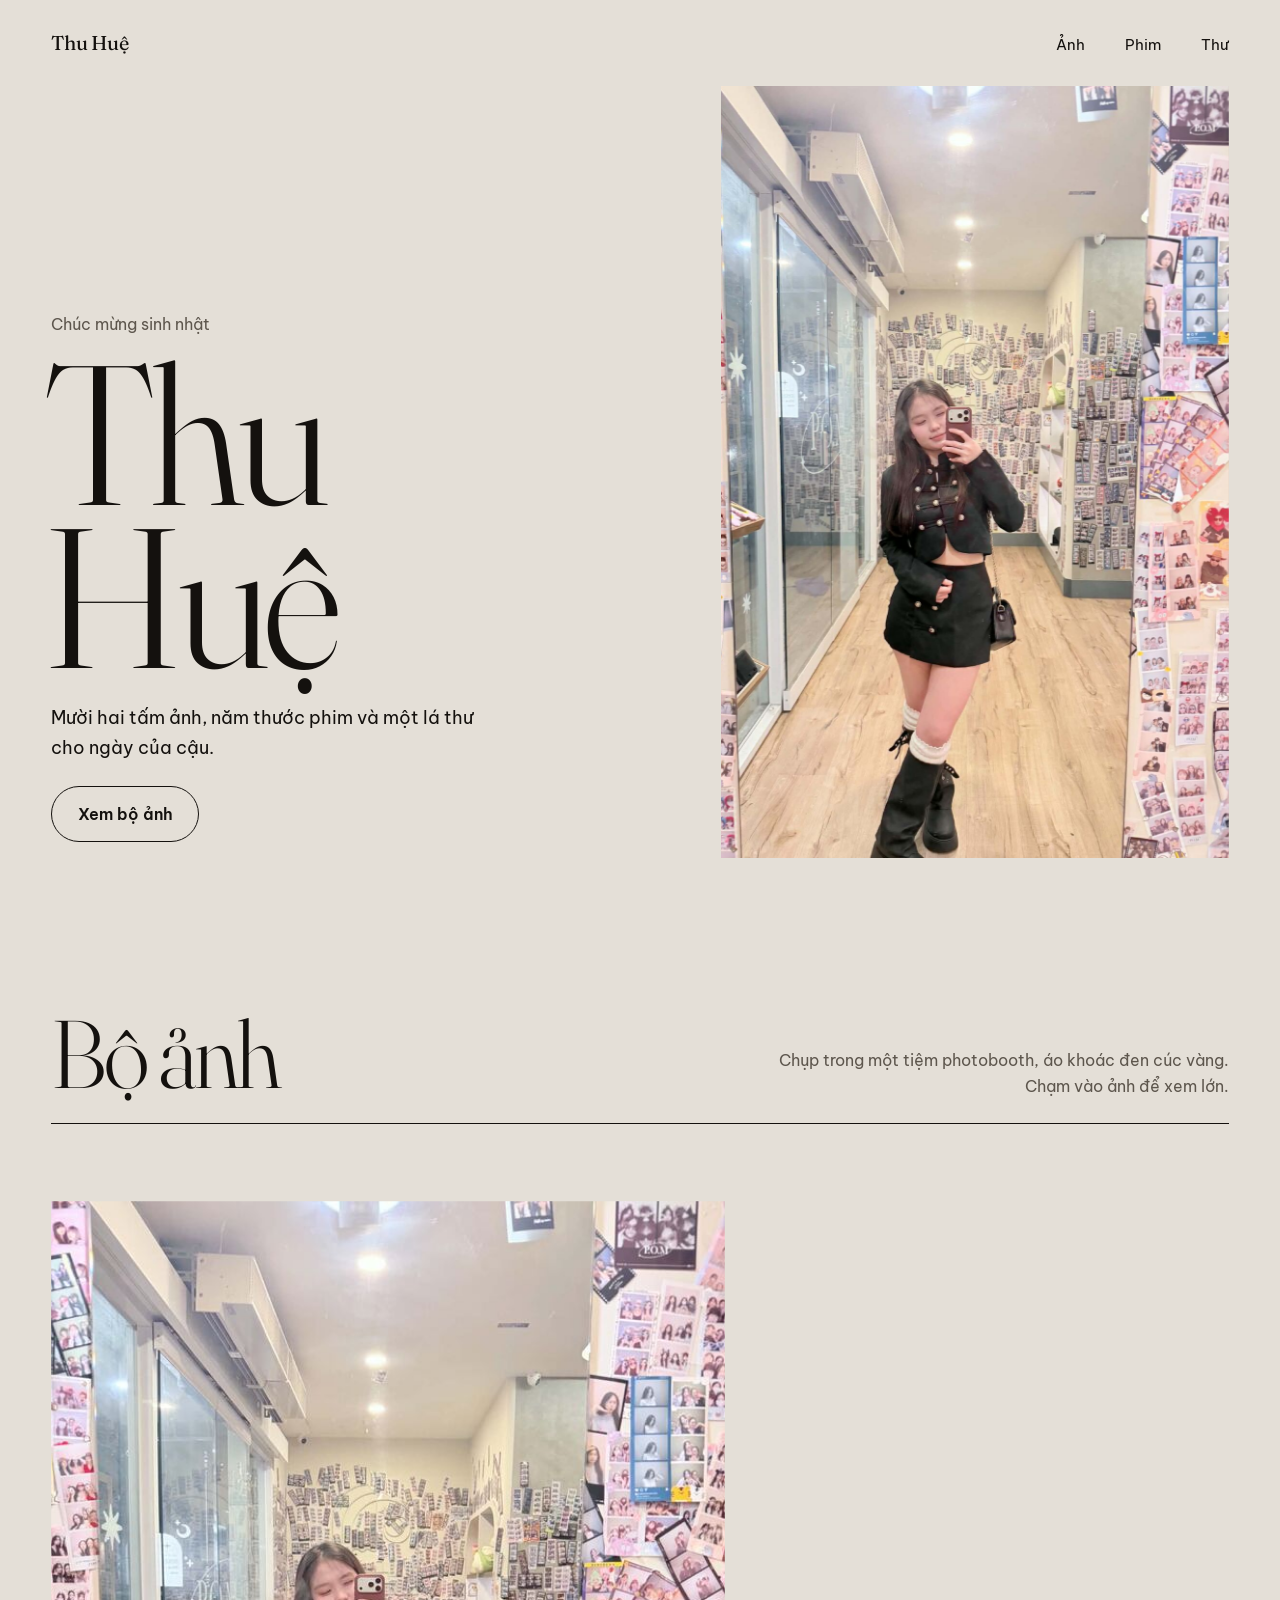
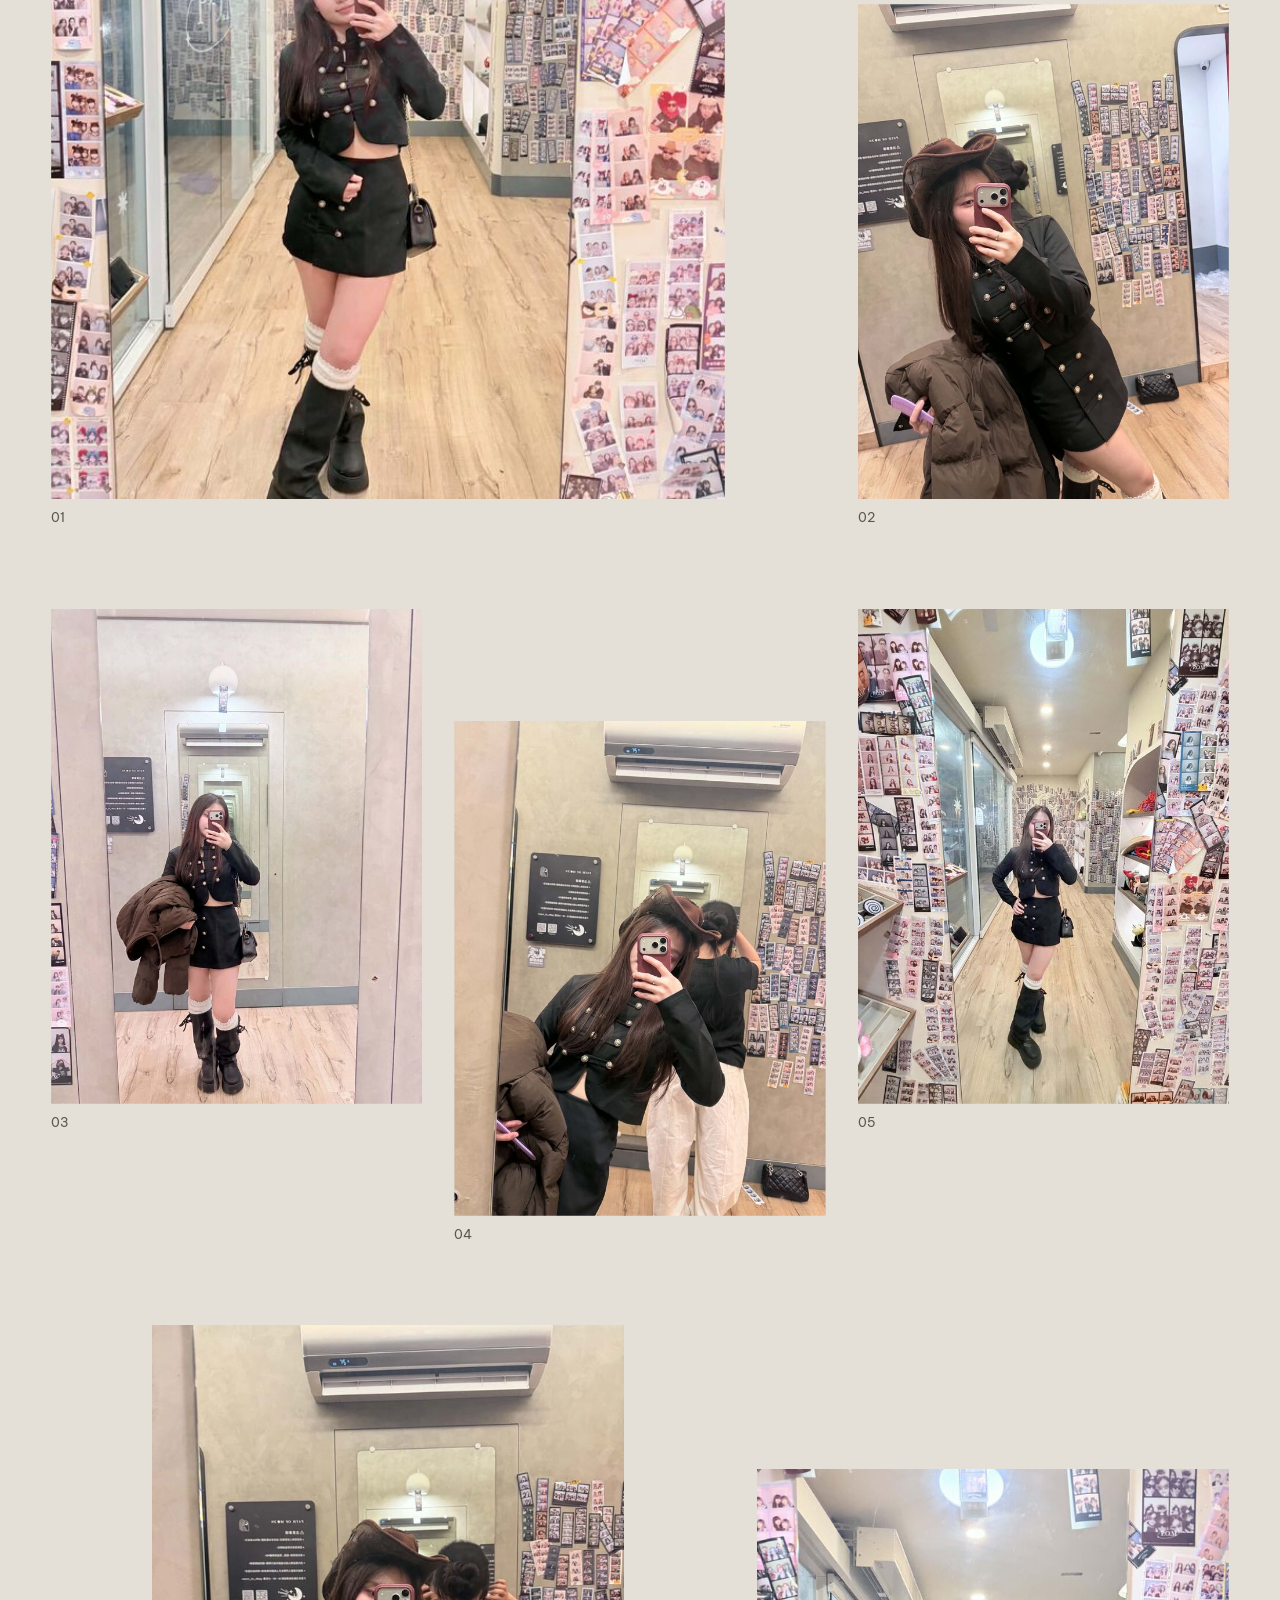
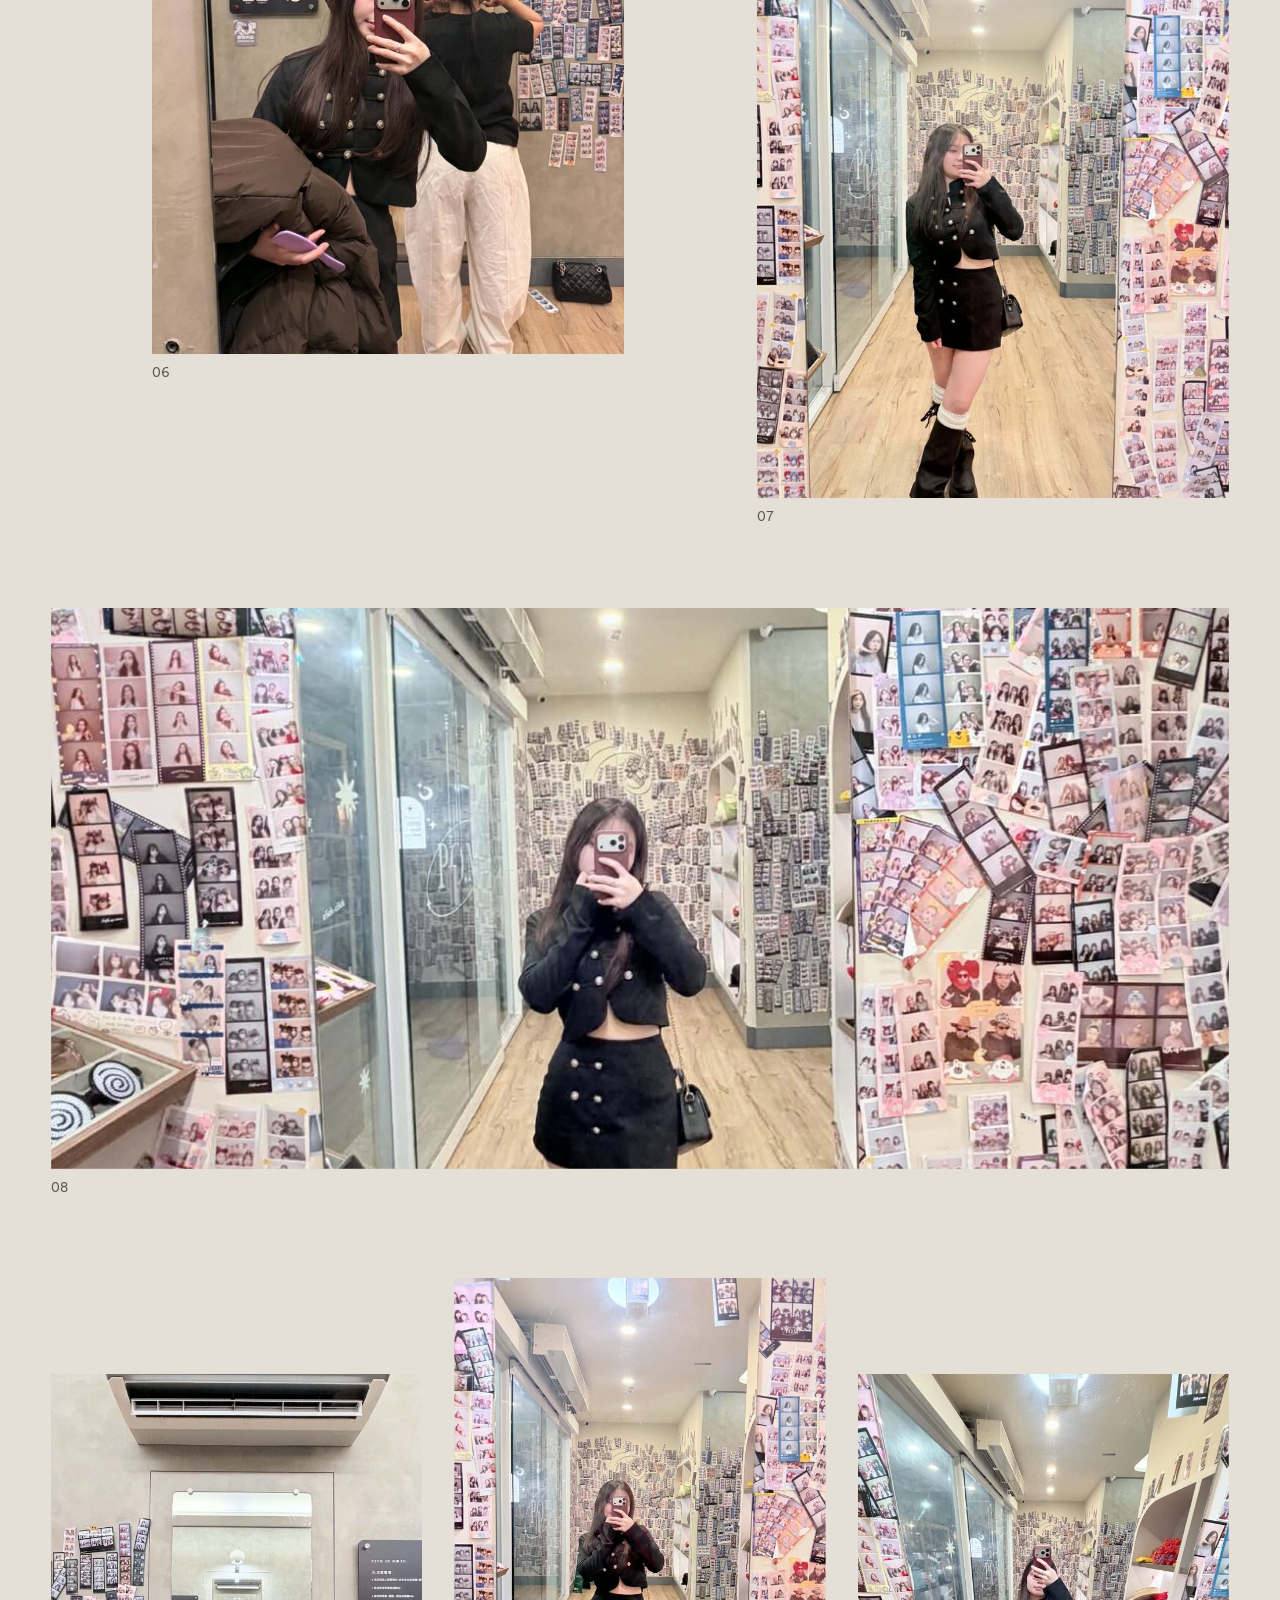
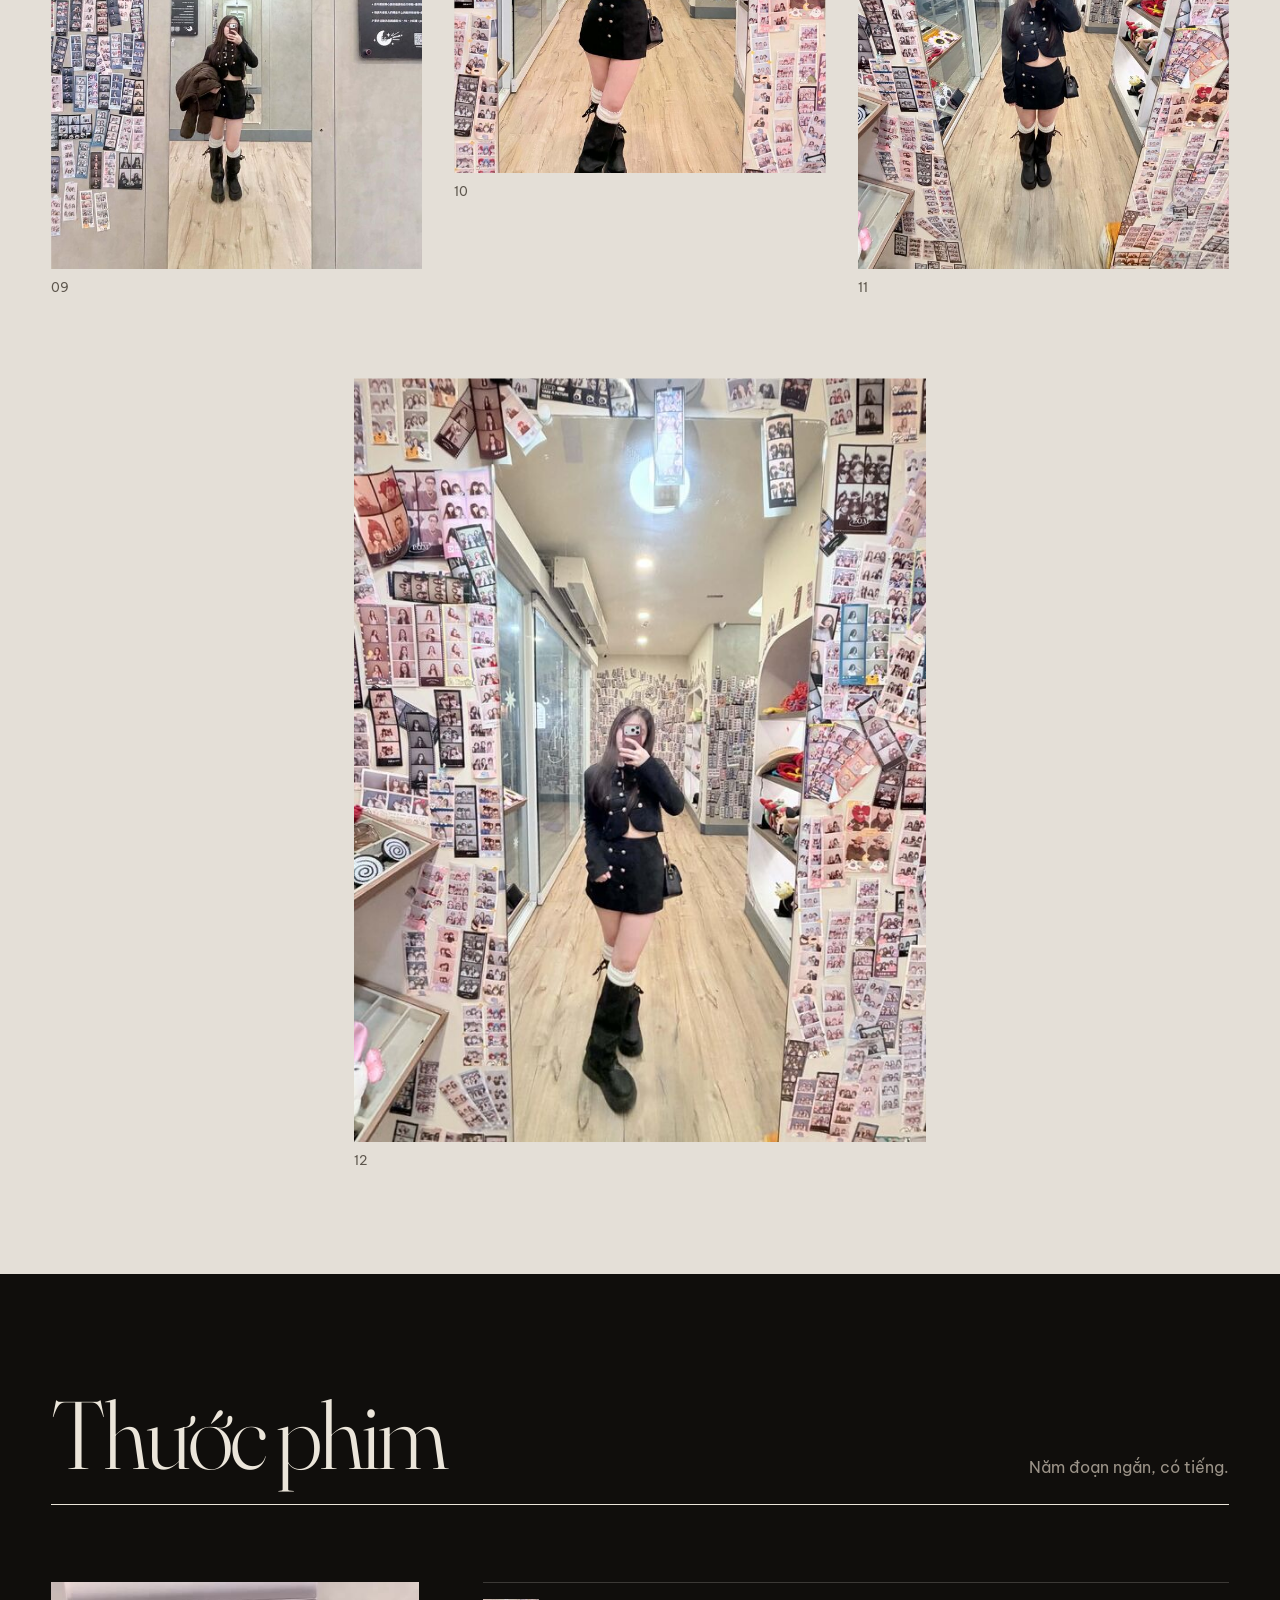
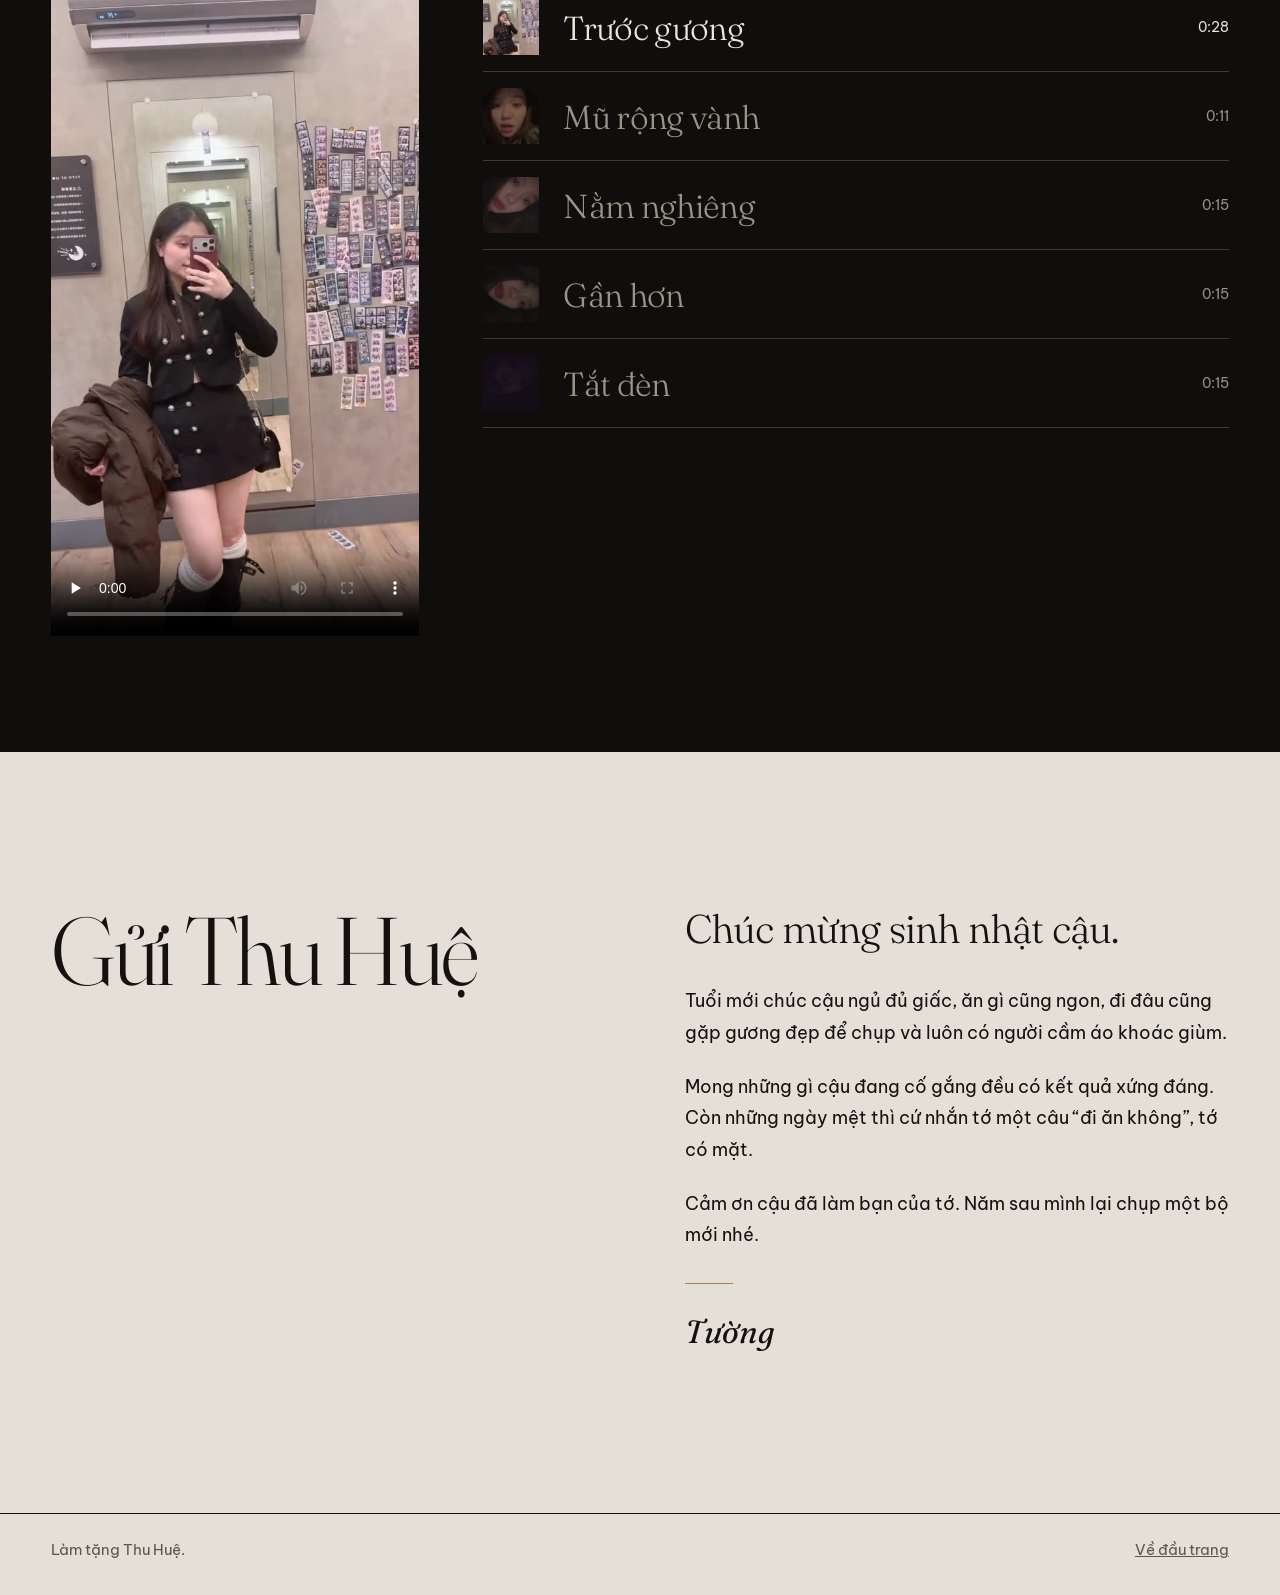
<file: sn/index.html>
<!doctype html>
<html lang="vi">
<head>
<meta charset="utf-8">
<meta name="viewport" content="width=device-width, initial-scale=1, viewport-fit=cover">
<meta name="robots" content="noindex, nofollow">
<meta name="theme-color" content="#e4dfd7">
<title>Chúc mừng sinh nhật Thu Huệ</title>
<meta name="description" content="Mười hai tấm ảnh, năm thước phim và một lá thư cho ngày của Thu Huệ.">
<meta property="og:title" content="Chúc mừng sinh nhật Thu Huệ">
<meta property="og:description" content="Mười hai tấm ảnh, năm thước phim và một lá thư.">
<meta property="og:image" content="assets/img/p01-s.jpg">
<link rel="stylesheet" href="fonts.css">
<link rel="stylesheet" href="style.css?v=2">
</head>
<body>

<header class="hero">
  <nav class="bar" aria-label="Mục lục">
    <a class="bar-name" href="#top">Thu Huệ</a>
    <ul>
      <li><a href="#anh">Ảnh</a></li>
      <li><a href="#phim">Phim</a></li>
      <li><a href="#thu">Thư</a></li>
    </ul>
  </nav>

  <div class="hero-grid" id="top">
    <div class="hero-text">
      <p class="hero-kicker">Chúc mừng sinh nhật</p>
      <h1 class="hero-name"><span>Thu</span> <span>Huệ</span></h1>
      <p class="hero-sub">Mười hai tấm ảnh, năm thước phim và một lá thư cho ngày của cậu.</p>
      <a class="hero-cta" href="#anh">Xem bộ ảnh</a>
    </div>
    <figure class="hero-photo">
      <img src="assets/img/p01.jpg" alt="Thu Huệ mỉm cười, chụp qua gương trong tiệm photobooth, mặc áo khoác đen cúc vàng" width="1200" height="1600" fetchpriority="high">
    </figure>
  </div>
</header>

<main>
  <section class="look" id="anh" aria-labelledby="look-title">
    <div class="head">
      <h2 id="look-title">Bộ ảnh</h2>
      <p>Chụp trong một tiệm photobooth, áo khoác đen cúc vàng. Chạm vào ảnh để xem lớn.</p>
    </div>

    <ul class="plates">
      <li class="pl a"><button type="button"><img src="assets/img/p01-s.jpg" alt="Thu Huệ mỉm cười, nhắm mắt, chụp qua gương" loading="lazy" width="640" height="853"></button><span>01</span></li>
      <li class="pl b"><button type="button"><img src="assets/img/p02-s.jpg" alt="Cận cảnh Thu Huệ đội mũ cao bồi nâu" loading="lazy" width="640" height="853"></button><span>02</span></li>
      <li class="pl c"><button type="button"><img src="assets/img/p06-s.jpg" alt="Thu Huệ đứng trước gương vô cực, tay ôm áo phao nâu" loading="lazy" width="640" height="853"></button><span>03</span></li>
      <li class="pl d"><button type="button"><img src="assets/img/p03-s.jpg" alt="Thu Huệ nghiêng người, mũ cao bồi lệch một bên" loading="lazy" width="640" height="853"></button><span>04</span></li>
      <li class="pl e"><button type="button"><img src="assets/img/p05-s.jpg" alt="Thu Huệ chống hông giữa hành lang dán ảnh" loading="lazy" width="640" height="853"></button><span>05</span></li>
      <li class="pl f"><button type="button"><img src="assets/img/p07-s.jpg" alt="Thu Huệ đội mũ cao bồi, tay cầm lược tím" loading="lazy" width="640" height="853"></button><span>06</span></li>
      <li class="pl g"><button type="button"><img src="assets/img/p04-s.jpg" alt="Thu Huệ cười nhẹ sau chiếc điện thoại" loading="lazy" width="640" height="853"></button><span>07</span></li>
      <li class="pl wide"><button type="button"><img src="assets/img/p09.jpg" alt="Toàn cảnh bức tường dán kín dải ảnh, Thu Huệ đứng giữa khung gương" loading="lazy" width="1200" height="1600"></button><span>08</span></li>
      <li class="pl h"><button type="button"><img src="assets/img/p10-s.jpg" alt="Tấm gương trên tường bê tông, Thu Huệ đứng nhỏ ở giữa" loading="lazy" width="640" height="853"></button><span>09</span></li>
      <li class="pl i"><button type="button"><img src="assets/img/p08-s.jpg" alt="Thu Huệ giữa tiệm photobooth" loading="lazy" width="640" height="853"></button><span>10</span></li>
      <li class="pl j"><button type="button"><img src="assets/img/p12-s.jpg" alt="Thu Huệ chụp từ góc cao, điện thoại che mặt" loading="lazy" width="640" height="853"></button><span>11</span></li>
      <li class="pl k"><button type="button"><img src="assets/img/p11-s.jpg" alt="Thu Huệ bước trong hành lang photobooth" loading="lazy" width="640" height="853"></button><span>12</span></li>
    </ul>
  </section>

  <section class="film" id="phim" aria-labelledby="film-title">
    <div class="head">
      <h2 id="film-title">Thước phim</h2>
      <p>Năm đoạn ngắn, có tiếng.</p>
    </div>
    <div class="film-body">
      <div class="stage">
        <video id="player" src="assets/video/v1.mp4" poster="assets/video/v1.jpg" preload="none" playsinline controls aria-label="Trước gương"></video>
      </div>
      <ol class="clips">
        <li><button type="button" aria-pressed="true" data-v="1"><img src="assets/video/v1.jpg" alt="" loading="lazy" width="540" height="960"><span class="clip-t">Trước gương</span><span class="clip-d">0:28</span></button></li>
        <li><button type="button" aria-pressed="false" data-v="2"><img src="assets/video/v2.jpg" alt="" loading="lazy" width="540" height="960"><span class="clip-t">Mũ rộng vành</span><span class="clip-d">0:11</span></button></li>
        <li><button type="button" aria-pressed="false" data-v="3"><img src="assets/video/v3.jpg" alt="" loading="lazy" width="540" height="960"><span class="clip-t">Nằm nghiêng</span><span class="clip-d">0:15</span></button></li>
        <li><button type="button" aria-pressed="false" data-v="4"><img src="assets/video/v4.jpg" alt="" loading="lazy" width="540" height="960"><span class="clip-t">Gần hơn</span><span class="clip-d">0:15</span></button></li>
        <li><button type="button" aria-pressed="false" data-v="5"><img src="assets/video/v5.jpg" alt="" loading="lazy" width="540" height="960"><span class="clip-t">Tắt đèn</span><span class="clip-d">0:15</span></button></li>
      </ol>
    </div>
  </section>

  <section class="letter" id="thu" aria-labelledby="letter-title">
    <h2 id="letter-title">Gửi Thu Huệ</h2>
    <div class="letter-body">
      <p class="lead">Chúc mừng sinh nhật cậu.</p>
      <p>Tuổi mới chúc cậu ngủ đủ giấc, ăn gì cũng ngon, đi đâu cũng gặp gương đẹp để chụp và luôn có người cầm áo khoác giùm.</p>
      <p>Mong những gì cậu đang cố gắng đều có kết quả xứng đáng. Còn những ngày mệt thì cứ nhắn tớ một câu “đi ăn không”, tớ có mặt.</p>
      <p>Cảm ơn cậu đã làm bạn của tớ. Năm sau mình lại chụp một bộ mới nhé.</p>
      <p class="sign">Tường</p>
    </div>
  </section>
</main>

<footer class="foot">
  <p>Làm tặng Thu Huệ.</p>
  <a href="#top">Về đầu trang</a>
</footer>

<dialog class="lightbox" aria-label="Xem ảnh lớn">
  <img alt="">
  <div class="lb-bar">
    <button type="button" class="lb-prev">Trước</button>
    <span class="lb-count" aria-live="polite"></span>
    <button type="button" class="lb-next">Sau</button>
    <button type="button" class="lb-close">Đóng</button>
  </div>
</dialog>

<script src="script.js?v=2" defer></script>
</body>
</html>
</file>
<file: sn/fonts.css>
@font-face {
  font-family: 'Fraunces';
  font-style: italic;
  font-weight: 300 900;
  font-display: swap;
  src: url(assets/fonts/fraunces-italic-vietnamese.woff2) format('woff2');
  unicode-range: U+0102-0103, U+0110-0111, U+0128-0129, U+0168-0169, U+01A0-01A1, U+01AF-01B0, U+0300-0301, U+0303-0304, U+0308-0309, U+0323, U+0329, U+1EA0-1EF9, U+20AB;
}
@font-face {
  font-family: 'Fraunces';
  font-style: italic;
  font-weight: 300 900;
  font-display: swap;
  src: url(assets/fonts/fraunces-italic-latin-ext.woff2) format('woff2');
  unicode-range: U+0100-02BA, U+02BD-02C5, U+02C7-02CC, U+02CE-02D7, U+02DD-02FF, U+0304, U+0308, U+0329, U+1D00-1DBF, U+1E00-1E9F, U+1EF2-1EFF, U+2020, U+20A0-20AB, U+20AD-20C4, U+2113, U+2C60-2C7F, U+A720-A7FF;
}
@font-face {
  font-family: 'Fraunces';
  font-style: italic;
  font-weight: 300 900;
  font-display: swap;
  src: url(assets/fonts/fraunces-italic-latin.woff2) format('woff2');
  unicode-range: U+0000-00FF, U+0131, U+0152-0153, U+02BB-02BC, U+02C6, U+02DA, U+02DC, U+0304, U+0308, U+0329, U+2000-206F, U+20AC, U+2122, U+2191, U+2193, U+2212, U+2215, U+FEFF, U+FFFD;
}
@font-face {
  font-family: 'Fraunces';
  font-style: normal;
  font-weight: 300 900;
  font-display: swap;
  src: url(assets/fonts/fraunces-normal-vietnamese.woff2) format('woff2');
  unicode-range: U+0102-0103, U+0110-0111, U+0128-0129, U+0168-0169, U+01A0-01A1, U+01AF-01B0, U+0300-0301, U+0303-0304, U+0308-0309, U+0323, U+0329, U+1EA0-1EF9, U+20AB;
}
@font-face {
  font-family: 'Fraunces';
  font-style: normal;
  font-weight: 300 900;
  font-display: swap;
  src: url(assets/fonts/fraunces-normal-latin-ext.woff2) format('woff2');
  unicode-range: U+0100-02BA, U+02BD-02C5, U+02C7-02CC, U+02CE-02D7, U+02DD-02FF, U+0304, U+0308, U+0329, U+1D00-1DBF, U+1E00-1E9F, U+1EF2-1EFF, U+2020, U+20A0-20AB, U+20AD-20C4, U+2113, U+2C60-2C7F, U+A720-A7FF;
}
@font-face {
  font-family: 'Fraunces';
  font-style: normal;
  font-weight: 300 900;
  font-display: swap;
  src: url(assets/fonts/fraunces-normal-latin.woff2) format('woff2');
  unicode-range: U+0000-00FF, U+0131, U+0152-0153, U+02BB-02BC, U+02C6, U+02DA, U+02DC, U+0304, U+0308, U+0329, U+2000-206F, U+20AC, U+2122, U+2191, U+2193, U+2212, U+2215, U+FEFF, U+FFFD;
}
@font-face {
  font-family: 'Be Vietnam Pro';
  font-style: normal;
  font-weight: 400;
  font-display: swap;
  src: url(assets/fonts/bevietnam-400-vietnamese.woff2) format('woff2');
  unicode-range: U+0102-0103, U+0110-0111, U+0128-0129, U+0168-0169, U+01A0-01A1, U+01AF-01B0, U+0300-0301, U+0303-0304, U+0308-0309, U+0323, U+0329, U+1EA0-1EF9, U+20AB;
}
@font-face {
  font-family: 'Be Vietnam Pro';
  font-style: normal;
  font-weight: 400;
  font-display: swap;
  src: url(assets/fonts/bevietnam-400-latin-ext.woff2) format('woff2');
  unicode-range: U+0100-02BA, U+02BD-02C5, U+02C7-02CC, U+02CE-02D7, U+02DD-02FF, U+0304, U+0308, U+0329, U+1D00-1DBF, U+1E00-1E9F, U+1EF2-1EFF, U+2020, U+20A0-20AB, U+20AD-20C4, U+2113, U+2C60-2C7F, U+A720-A7FF;
}
@font-face {
  font-family: 'Be Vietnam Pro';
  font-style: normal;
  font-weight: 400;
  font-display: swap;
  src: url(assets/fonts/bevietnam-400-latin.woff2) format('woff2');
  unicode-range: U+0000-00FF, U+0131, U+0152-0153, U+02BB-02BC, U+02C6, U+02DA, U+02DC, U+0304, U+0308, U+0329, U+2000-206F, U+20AC, U+2122, U+2191, U+2193, U+2212, U+2215, U+FEFF, U+FFFD;
}
@font-face {
  font-family: 'Be Vietnam Pro';
  font-style: normal;
  font-weight: 600;
  font-display: swap;
  src: url(assets/fonts/bevietnam-600-vietnamese.woff2) format('woff2');
  unicode-range: U+0102-0103, U+0110-0111, U+0128-0129, U+0168-0169, U+01A0-01A1, U+01AF-01B0, U+0300-0301, U+0303-0304, U+0308-0309, U+0323, U+0329, U+1EA0-1EF9, U+20AB;
}
@font-face {
  font-family: 'Be Vietnam Pro';
  font-style: normal;
  font-weight: 600;
  font-display: swap;
  src: url(assets/fonts/bevietnam-600-latin-ext.woff2) format('woff2');
  unicode-range: U+0100-02BA, U+02BD-02C5, U+02C7-02CC, U+02CE-02D7, U+02DD-02FF, U+0304, U+0308, U+0329, U+1D00-1DBF, U+1E00-1E9F, U+1EF2-1EFF, U+2020, U+20A0-20AB, U+20AD-20C4, U+2113, U+2C60-2C7F, U+A720-A7FF;
}
@font-face {
  font-family: 'Be Vietnam Pro';
  font-style: normal;
  font-weight: 600;
  font-display: swap;
  src: url(assets/fonts/bevietnam-600-latin.woff2) format('woff2');
  unicode-range: U+0000-00FF, U+0131, U+0152-0153, U+02BB-02BC, U+02C6, U+02DA, U+02DC, U+0304, U+0308, U+0329, U+2000-206F, U+20AC, U+2122, U+2191, U+2193, U+2212, U+2215, U+FEFF, U+FFFD;
}
</file>
<file: sn/style.css>
/* Bố cục: lookbook thời trang. Chữ serif mảnh cỡ lớn, lưới ảnh 12 cột bất đối xứng,
   một phần nền tối cho phim. Màu lấy từ bộ ảnh: tường bê tông, áo đen, cúc vàng. */
:root {
  --stone: #e4dfd7;
  --stone-deep: #d3cdc3;
  --ink: #14110e;
  --ink-soft: #5d564d;
  --gold: #a98443;
  --night: #100e0c;
  --night-text: #ebe5da;
  --night-soft: #9b9388;
  --display: "Fraunces", "Times New Roman", serif;
  --sans: "Be Vietnam Pro", system-ui, -apple-system, "Segoe UI", sans-serif;
  --gutter: max(20px, env(safe-area-inset-left, 0px), 4vw);
  --max: 88rem;
  --ease: cubic-bezier(.2, .7, .1, 1);
  color-scheme: light;
}

*, *::before, *::after { box-sizing: border-box; }
html { scroll-behavior: smooth; -webkit-text-size-adjust: 100%; }
body {
  margin: 0;
  background: var(--stone);
  color: var(--ink);
  font-family: var(--sans);
  font-size: 1rem;
  line-height: 1.65;
  -webkit-font-smoothing: antialiased;
  overflow-x: hidden;
}
img, video { display: block; max-width: 100%; }
img { height: auto; }
a { color: inherit; }
button { font: inherit; color: inherit; cursor: pointer; background: none; border: 0; padding: 0; }
:focus-visible { outline: 2px solid var(--gold); outline-offset: 4px; }
ul, ol { list-style: none; margin: 0; padding: 0; }

h1, h2 {
  font-family: var(--display);
  font-weight: 300;
  font-variation-settings: "opsz" 144;
  letter-spacing: -.035em;
  line-height: .95;
  margin: 0;
  text-wrap: balance;
}
h2 { font-size: clamp(2.75rem, 8vw, 6rem); }

.head {
  display: grid;
  gap: 1rem 3rem;
  align-items: end;
  margin-bottom: clamp(2.5rem, 6vw, 5rem);
  padding-bottom: 1.5rem;
  border-bottom: 1px solid currentColor;
}
.head p { margin: 0; max-width: 30em; color: var(--ink-soft); }

/* ---------- Hero ---------- */
.hero { padding: 0 var(--gutter); max-width: var(--max); margin-inline: auto; }
.bar {
  display: flex; justify-content: space-between; align-items: baseline;
  padding-block: 1.25rem;
  font-size: .9375rem;
}
.bar ul { display: flex; gap: clamp(1rem, 4vw, 2.5rem); }
.bar a { text-decoration: none; padding-block: .4rem; background: linear-gradient(currentColor, currentColor) 0 100% / 0 1px no-repeat; transition: background-size .3s var(--ease); }
.bar a:hover, .bar a:focus-visible { background-size: 100% 1px; }
.bar-name { font-family: var(--display); font-size: 1.25rem; letter-spacing: -.01em; }

.hero-grid { display: grid; gap: 1.75rem; padding-bottom: clamp(3rem, 8vw, 6rem); }
.hero-photo { margin: 0 calc(var(--gutter) * -1); overflow: hidden; background: var(--stone-deep); }
.hero-photo img { width: 100%; aspect-ratio: 4 / 5; object-fit: cover; object-position: 50% 28%; }
.hero-text { display: grid; gap: 1rem; order: 2; }
.hero-kicker { margin: 0; font-size: 1rem; color: var(--ink-soft); }
.hero-name { font-size: clamp(5.5rem, 27vw, 9rem); line-height: .82; margin-left: -.04em; }
.hero-name span { display: block; }
.hero-sub { margin: .5rem 0 0; max-width: 24em; font-size: 1.0625rem; }
.hero-cta {
  justify-self: start; margin-top: .5rem;
  text-decoration: none; font-weight: 600;
  padding: .85rem 1.6rem; border: 1px solid var(--ink); border-radius: 999px;
  transition: background .25s, color .25s;
}
.hero-cta:hover, .hero-cta:focus-visible { background: var(--ink); color: var(--stone); }

/* Mở trang: ảnh lộ dần từ dưới lên, chữ trồi lên theo từng dòng */
@media (prefers-reduced-motion: no-preference) {
  .hero-photo img { animation: unveil 1.4s var(--ease) both; }
  .hero-name span { animation: rise 1s var(--ease) both; }
  .hero-name span + span { animation-delay: .12s; }
  .hero-kicker, .hero-sub, .hero-cta { animation: fade .9s .5s ease-out both; }
}
@keyframes unveil { from { clip-path: inset(100% 0 0 0); transform: scale(1.08); } to { clip-path: inset(0); transform: none; } }
@keyframes rise { from { transform: translateY(.35em); opacity: 0; } to { transform: none; opacity: 1; } }
@keyframes fade { from { opacity: 0; } to { opacity: 1; } }

/* ---------- Bộ ảnh ---------- */
.look { padding: clamp(3rem, 8vw, 7rem) var(--gutter); max-width: var(--max); margin-inline: auto; }
.plates { display: grid; grid-template-columns: repeat(2, minmax(0, 1fr)); gap: 2rem 1rem; }
.pl { position: relative; }
.pl button { display: block; width: 100%; overflow: hidden; background: var(--stone-deep); }
.pl img { width: 100%; aspect-ratio: 3 / 4; object-fit: cover; transition: transform .9s var(--ease); }
.pl button:hover img, .pl button:focus-visible img { transform: scale(1.04); }
.pl span {
  display: block; margin-top: .5rem;
  font-size: .8125rem; color: var(--ink-soft); font-variant-numeric: tabular-nums;
}
.pl.a, .pl.wide { grid-column: 1 / -1; }
.pl.wide img { aspect-ratio: 4 / 3; object-position: 50% 52%; }
.pl.c, .pl.e, .pl.g, .pl.i, .pl.k { margin-top: 2.5rem; }

/* ảnh lộ dần khi cuộn tới; không có JS thì ảnh vẫn hiện bình thường */
@media (prefers-reduced-motion: no-preference) {
  .js .pl button { clip-path: inset(0 0 100% 0); transition: clip-path 1.1s var(--ease); }
  .js .pl.in button { clip-path: inset(0); }
}

/* ---------- Thước phim ---------- */
.film { background: var(--night); color: var(--night-text); padding: clamp(4rem, 9vw, 8rem) var(--gutter); }
.film .head, .film-body { max-width: calc(var(--max) - 8vw); margin-inline: auto; }
.film .head p { color: var(--night-soft); }
.film-body { display: grid; gap: 2rem; }
.stage { justify-self: center; width: min(100%, 23rem); aspect-ratio: 9 / 16; background: #000; overflow: hidden; }
.stage video { width: 100%; height: 100%; object-fit: cover; }
.clips { display: grid; grid-template-columns: repeat(5, minmax(0, 1fr)); gap: .5rem; }
.clips button {
  display: grid; gap: .4rem; width: 100%; text-align: left;
  font-size: .8125rem; line-height: 1.3; color: var(--night-soft);
  transition: color .2s;
}
.clips img { width: 100%; aspect-ratio: 3 / 4; object-fit: cover; opacity: .5; transition: opacity .25s; }
.clip-d { font-variant-numeric: tabular-nums; }
.clip-t { color: inherit; }
.clips button:hover img, .clips button[aria-pressed="true"] img { opacity: 1; }
.clips button[aria-pressed="true"] { color: var(--night-text); }
.clips button[aria-pressed="true"] img { outline: 1px solid var(--gold); outline-offset: 3px; }
.clip-d { display: none; }

/* ---------- Lá thư ---------- */
.letter { padding: clamp(5rem, 12vw, 10rem) var(--gutter); max-width: var(--max); margin-inline: auto; display: grid; gap: 2.5rem; }
.letter-body { max-width: 34rem; }
.letter-body p { margin: 0 0 1.25em; font-size: 1.125rem; line-height: 1.75; }
.letter-body .lead { font-family: var(--display); font-weight: 300; font-size: clamp(1.75rem, 5vw, 2.5rem); line-height: 1.2; letter-spacing: -.02em; margin-bottom: .8em; }
.letter-body .sign { font-family: var(--display); font-style: italic; font-size: 2rem; margin: 2rem 0 0; }
.letter-body .sign::before { content: ""; display: block; width: 3rem; height: 1px; background: var(--gold); margin-bottom: 1.25rem; }

.foot {
  display: flex; justify-content: space-between; gap: 1rem; flex-wrap: wrap;
  max-width: var(--max); margin-inline: auto;
  padding: 1.5rem var(--gutter) calc(2rem + env(safe-area-inset-bottom, 0px));
  border-top: 1px solid var(--ink);
  font-size: .9375rem; color: var(--ink-soft);
}
.foot p { margin: 0; }

/* ---------- Lightbox ---------- */
.lightbox {
  border: 0; padding: 0; background: transparent; color: var(--night-text);
  max-width: 100vw; max-height: 100dvh; width: 100vw; height: 100dvh;
}
.lightbox[open] { display: grid; grid-template-rows: minmax(0, 1fr) auto; }
.lightbox::backdrop { background: rgba(16, 14, 12, .96); }
.lightbox img { width: 100%; height: 100%; object-fit: contain; padding: 16px 16px 0; }
.lb-bar {
  display: flex; align-items: center; justify-content: center; gap: 1.75rem;
  padding: 1rem 1rem calc(1.25rem + env(safe-area-inset-bottom, 0px));
  font-size: .9375rem;
}
.lb-bar button { padding: .6rem .2rem; border-bottom: 1px solid transparent; }
.lb-bar button:hover, .lb-bar button:focus-visible { border-color: currentColor; }
.lb-count { font-variant-numeric: tabular-nums; color: var(--night-soft); min-width: 5ch; text-align: center; }

/* ---------- Màn hình rộng ---------- */
@media (min-width: 860px) {
  .head { grid-template-columns: 1fr auto; }
  .head p { text-align: right; }

  .hero-grid {
    grid-template-columns: minmax(0, 1fr) minmax(0, .82fr);
    gap: 4vw; align-items: end;
    min-height: calc(100svh - 5rem);
    padding-bottom: 3rem;
  }
  .hero-text { order: 0; padding-bottom: 1rem; }
  .hero-photo { margin: 0; align-self: stretch; }
  .hero-photo img { height: 100%; max-height: calc(100svh - 8rem); aspect-ratio: auto; }
  .hero-name { font-size: clamp(8rem, 15.5vw, 16rem); }
  .hero-sub { font-size: 1.125rem; }

  .plates { grid-template-columns: repeat(12, minmax(0, 1fr)); gap: 5rem 2rem; }
  .pl.c, .pl.e, .pl.g, .pl.i, .pl.k { margin-top: 0; }
  .pl.a { grid-column: 1 / span 7; }
  .pl.b { grid-column: 9 / span 4; align-self: end; }
  .pl.c { grid-column: 1 / span 4; }
  .pl.d { grid-column: 5 / span 4; margin-top: 7rem; }
  .pl.e { grid-column: 9 / span 4; }
  .pl.f { grid-column: 2 / span 5; }
  .pl.g { grid-column: 8 / span 5; margin-top: 9rem; }
  .pl.wide { grid-column: 1 / -1; }
  .pl.wide img { aspect-ratio: 21 / 10; }
  .pl.h { grid-column: 1 / span 4; margin-top: 6rem; }
  .pl.i { grid-column: 5 / span 4; }
  .pl.j { grid-column: 9 / span 4; margin-top: 6rem; }
  .pl.k { grid-column: 4 / span 6; }

  .film-body { grid-template-columns: minmax(0, 23rem) minmax(0, 1fr); gap: 5vw; align-items: start; }
  .stage { justify-self: start; }
  .clips { grid-template-columns: 1fr; gap: 0; border-top: 1px solid rgba(235, 229, 218, .2); }
  .clips button {
    grid-template-columns: 3.5rem 1fr auto; align-items: center; gap: 1.5rem;
    padding: 1rem 0; border-bottom: 1px solid rgba(235, 229, 218, .2);
    font-family: var(--display); font-weight: 300; font-size: clamp(1.5rem, 2.6vw, 2.5rem); letter-spacing: -.02em;
  }
  .clips img { aspect-ratio: 1; }
  .clips button[aria-pressed="true"] img { outline: 0; }
  .clip-d { display: block; font-family: var(--sans); font-size: .875rem; letter-spacing: 0; }

  .letter { grid-template-columns: minmax(0, 1fr) minmax(0, 34rem); gap: 4vw; align-items: start; }
}

@media (prefers-reduced-motion: reduce) {
  html { scroll-behavior: auto; }
  * { transition: none !important; }
}
</file>
